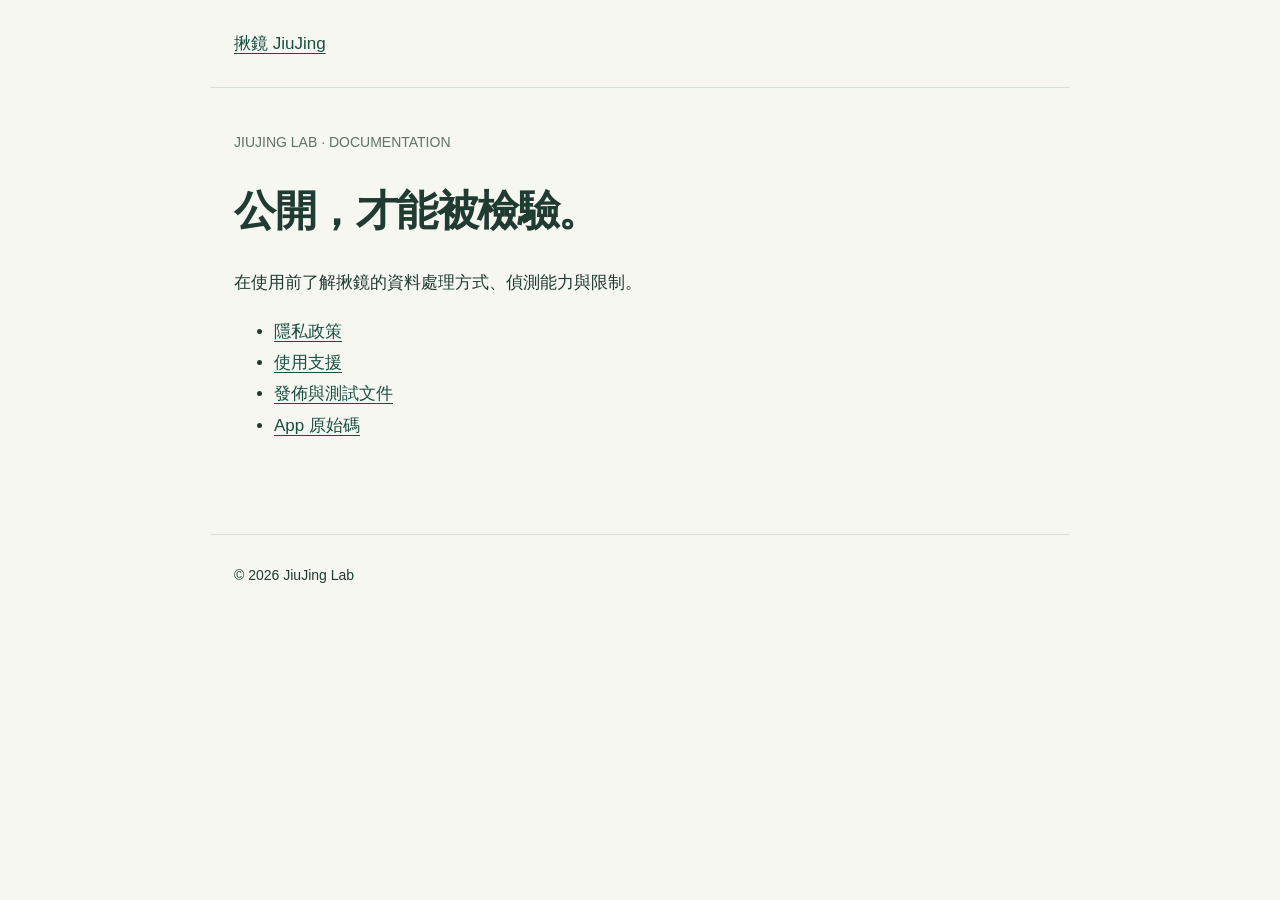
<file: index.html>
<!doctype html><html lang="zh-Hant"><head><meta charset="utf-8"><meta name="viewport" content="width=device-width,initial-scale=1"><title>文件｜揪鏡 JiuJing</title><link rel="stylesheet" href="style.css"></head><body><header><a href="https://jiujinglab.github.io/website/">揪鏡 JiuJing</a></header><main><p class="meta">JIUJING LAB · DOCUMENTATION</p><h1>公開，才能被檢驗。</h1><p>在使用前了解揪鏡的資料處理方式、偵測能力與限制。</p><ul><li><a href="privacy/">隱私政策</a></li><li><a href="support/">使用支援</a></li><li><a href="https://github.com/JiuJingLab/docs/tree/main/release">發佈與測試文件</a></li><li><a href="https://github.com/JiuJingLab/ios">App 原始碼</a></li></ul></main><footer>© 2026 JiuJing Lab</footer></body></html>
</file>
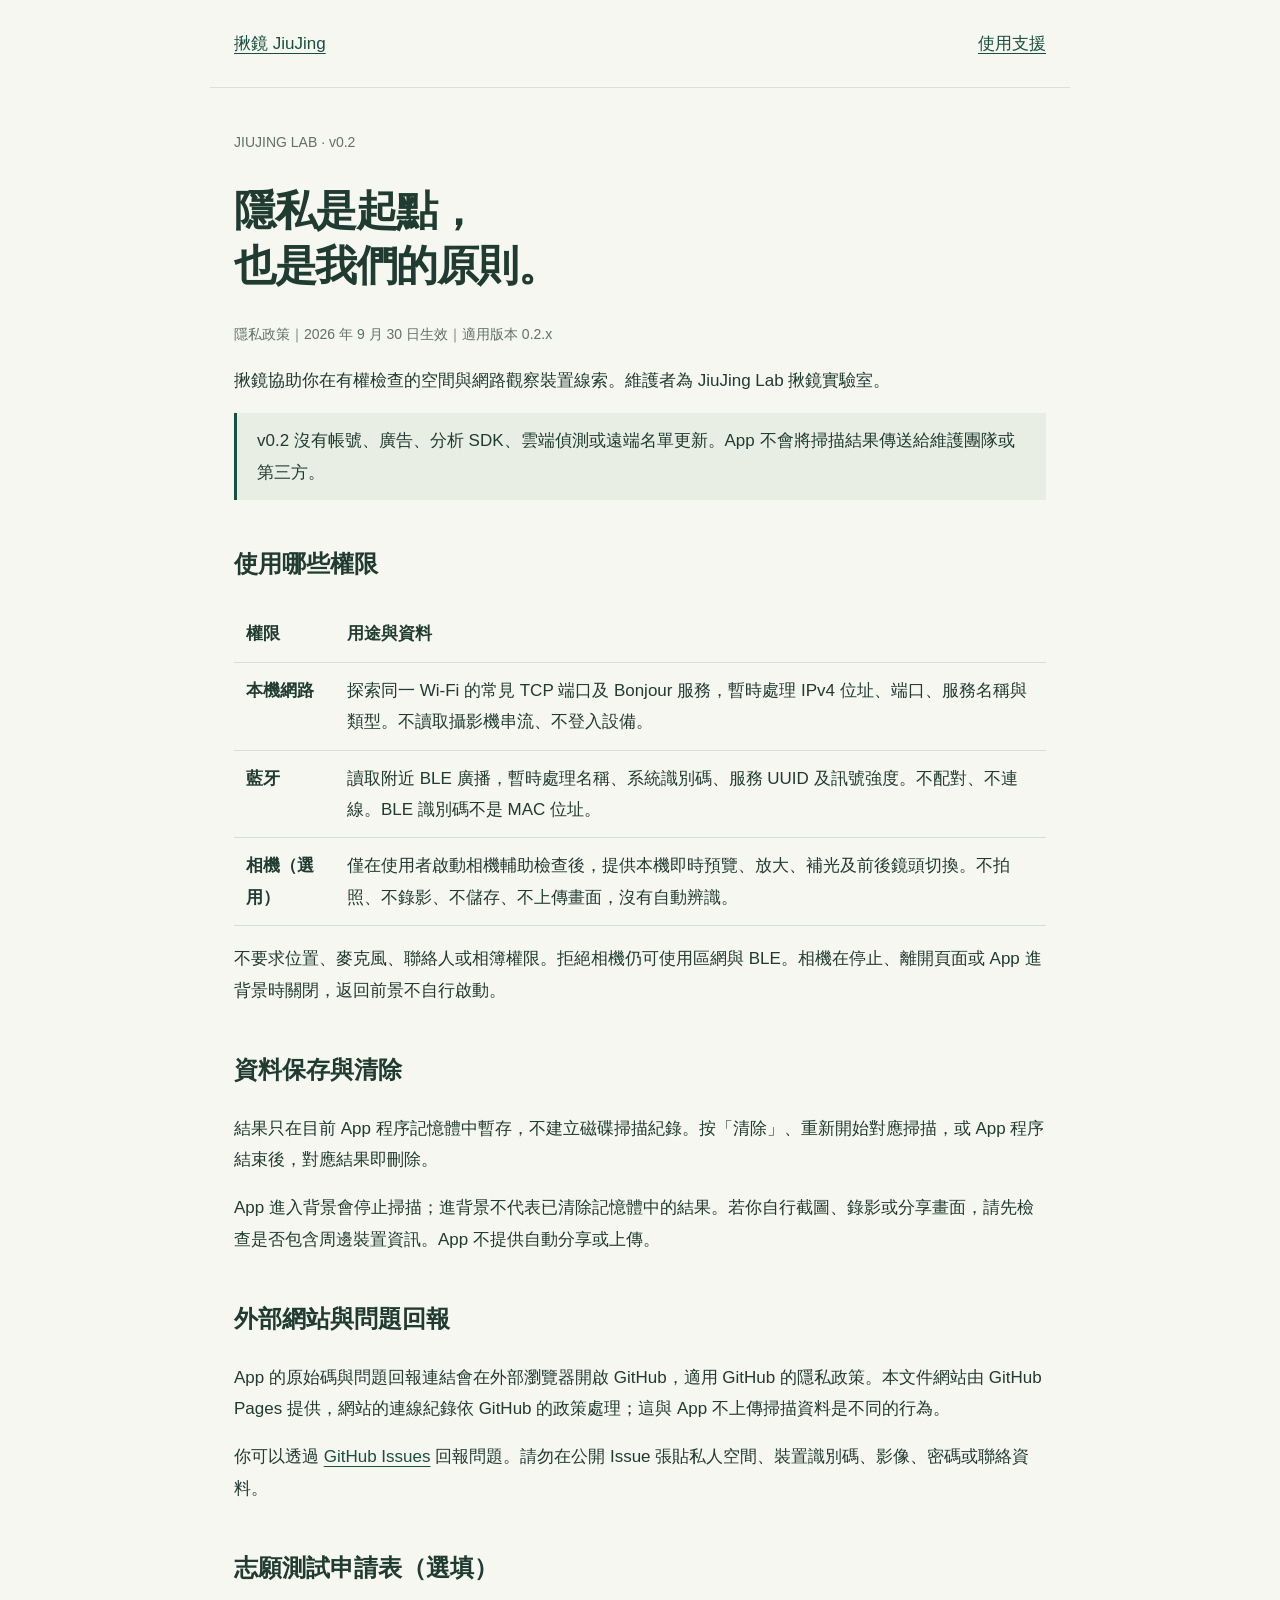
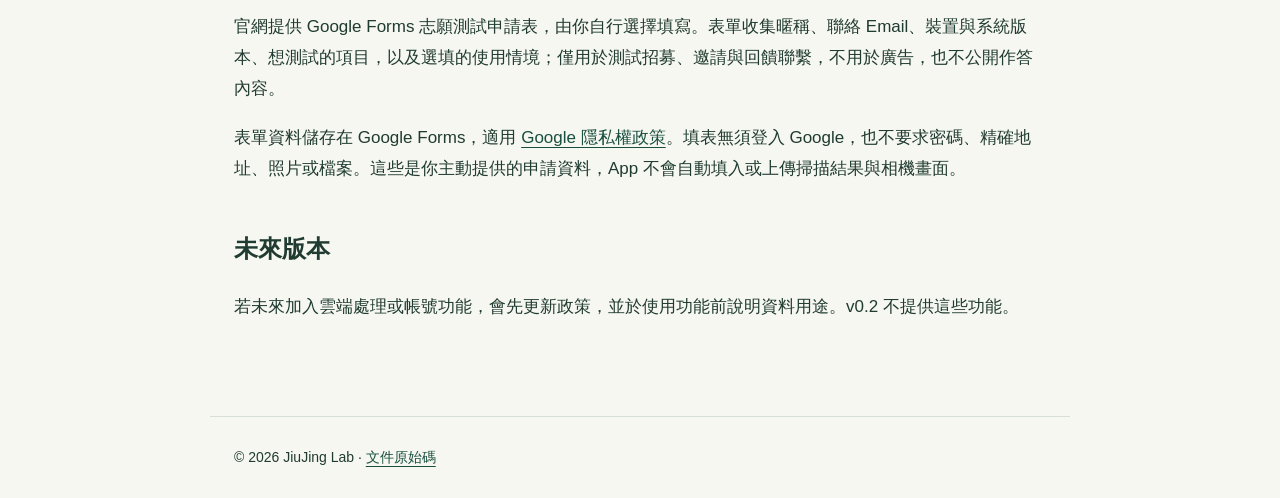
<file: privacy/index.html>
<!doctype html><html lang="zh-Hant"><head><meta charset="utf-8"><meta name="viewport" content="width=device-width,initial-scale=1"><title>隱私政策｜揪鏡 JiuJing</title><meta name="description" content="揪鏡 v0.2 的權限、資料處理及刪除政策。掃描結果僅在手機記憶體處理，不上傳。"><link rel="stylesheet" href="../style.css"></head><body><header><a href="https://jiujinglab.github.io/website/">揪鏡 JiuJing</a><a href="../support/">使用支援</a></header><main><p class="meta">JIUJING LAB · v0.2</p><h1>隱私是起點，<br>也是我們的原則。</h1><p class="meta">隱私政策｜2026 年 9 月 30 日生效｜適用版本 0.2.x</p><p>揪鏡協助你在有權檢查的空間與網路觀察裝置線索。維護者為 JiuJing Lab 揪鏡實驗室。</p><div class="note">v0.2 沒有帳號、廣告、分析 SDK、雲端偵測或遠端名單更新。App 不會將掃描結果傳送給維護團隊或第三方。</div><h2>使用哪些權限</h2><table><thead><tr><th>權限</th><th>用途與資料</th></tr></thead><tbody><tr><th>本機網路</th><td>探索同一 Wi-Fi 的常見 TCP 端口及 Bonjour 服務，暫時處理 IPv4 位址、端口、服務名稱與類型。不讀取攝影機串流、不登入設備。</td></tr><tr><th>藍牙</th><td>讀取附近 BLE 廣播，暫時處理名稱、系統識別碼、服務 UUID 及訊號強度。不配對、不連線。BLE 識別碼不是 MAC 位址。</td></tr><tr><th>相機（選用）</th><td>僅在使用者啟動相機輔助檢查後，提供本機即時預覽、放大、補光及前後鏡頭切換。不拍照、不錄影、不儲存、不上傳畫面，沒有自動辨識。</td></tr></tbody></table><p>不要求位置、麥克風、聯絡人或相簿權限。拒絕相機仍可使用區網與 BLE。相機在停止、離開頁面或 App 進背景時關閉，返回前景不自行啟動。</p><h2>資料保存與清除</h2><p>結果只在目前 App 程序記憶體中暫存，不建立磁碟掃描紀錄。按「清除」、重新開始對應掃描，或 App 程序結束後，對應結果即刪除。</p><p>App 進入背景會停止掃描；進背景不代表已清除記憶體中的結果。若你自行截圖、錄影或分享畫面，請先檢查是否包含周邊裝置資訊。App 不提供自動分享或上傳。</p><h2>外部網站與問題回報</h2><p>App 的原始碼與問題回報連結會在外部瀏覽器開啟 GitHub，適用 GitHub 的隱私政策。本文件網站由 GitHub Pages 提供，網站的連線紀錄依 GitHub 的政策處理；這與 App 不上傳掃描資料是不同的行為。</p><p>你可以透過 <a href="https://github.com/JiuJingLab/ios/issues">GitHub Issues</a> 回報問題。請勿在公開 Issue 張貼私人空間、裝置識別碼、影像、密碼或聯絡資料。</p><h2>志願測試申請表（選填）</h2><p>官網提供 Google Forms 志願測試申請表，由你自行選擇填寫。表單收集暱稱、聯絡 Email、裝置與系統版本、想測試的項目，以及選填的使用情境；僅用於測試招募、邀請與回饋聯繫，不用於廣告，也不公開作答內容。</p><p>表單資料儲存在 Google Forms，適用 <a href="https://policies.google.com/privacy">Google 隱私權政策</a>。填表無須登入 Google，也不要求密碼、精確地址、照片或檔案。這些是你主動提供的申請資料，App 不會自動填入或上傳掃描結果與相機畫面。</p><h2>未來版本</h2><p>若未來加入雲端處理或帳號功能，會先更新政策，並於使用功能前說明資料用途。v0.2 不提供這些功能。</p></main><footer>© 2026 JiuJing Lab · <a href="https://github.com/JiuJingLab/docs">文件原始碼</a></footer></body></html>
</file>
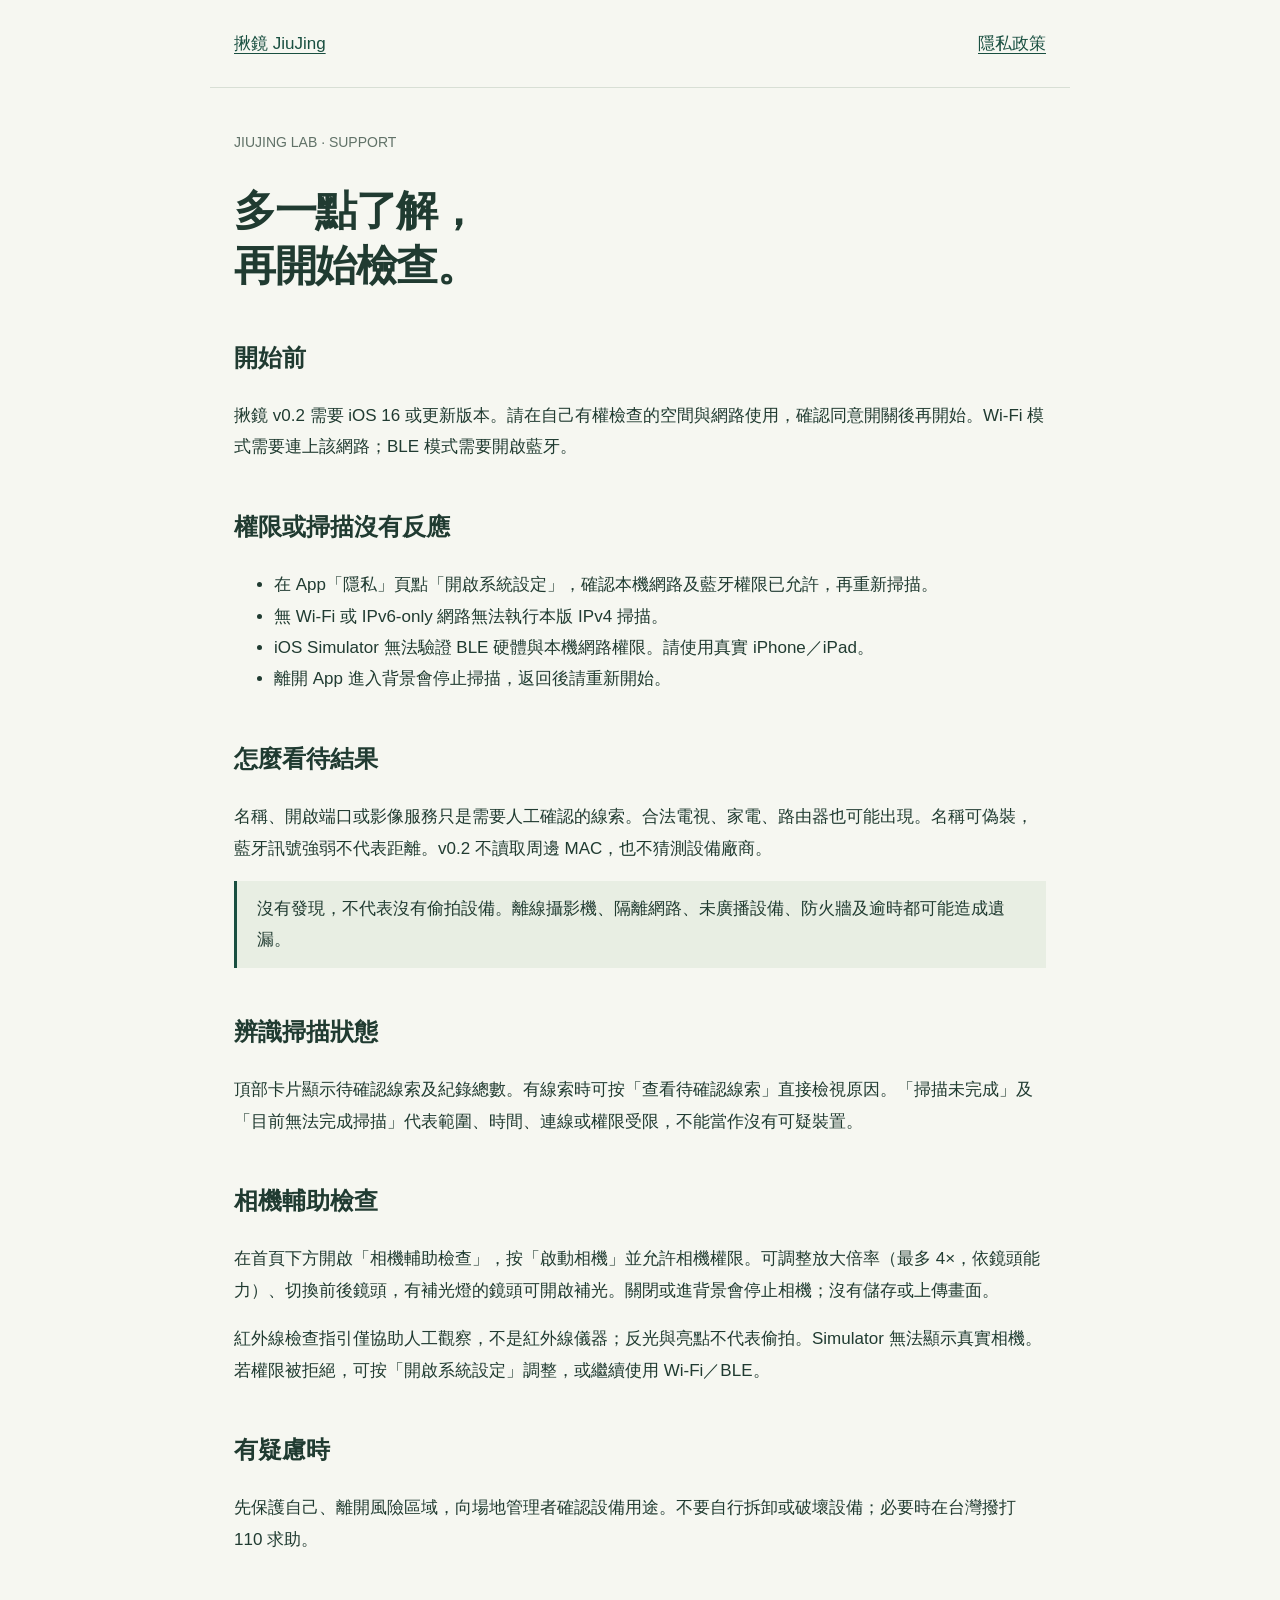
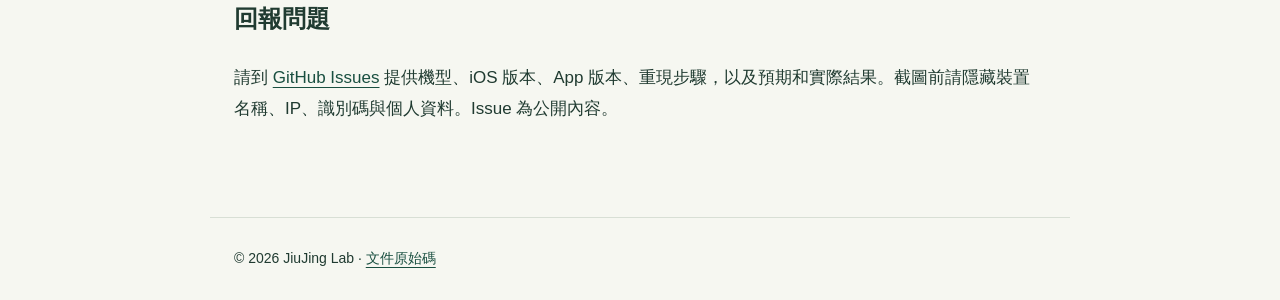
<file: support/index.html>
<!doctype html><html lang="zh-Hant"><head><meta charset="utf-8"><meta name="viewport" content="width=device-width,initial-scale=1"><title>使用支援｜揪鏡 JiuJing</title><meta name="description" content="揪鏡 v0.2 使用方式、權限疑難排解及問題回報。"><link rel="stylesheet" href="../style.css"></head><body><header><a href="https://jiujinglab.github.io/website/">揪鏡 JiuJing</a><a href="../privacy/">隱私政策</a></header><main><p class="meta">JIUJING LAB · SUPPORT</p><h1>多一點了解，<br>再開始檢查。</h1><h2>開始前</h2><p>揪鏡 v0.2 需要 iOS 16 或更新版本。請在自己有權檢查的空間與網路使用，確認同意開關後再開始。Wi-Fi 模式需要連上該網路；BLE 模式需要開啟藍牙。</p><h2>權限或掃描沒有反應</h2><ul><li>在 App「隱私」頁點「開啟系統設定」，確認本機網路及藍牙權限已允許，再重新掃描。</li><li>無 Wi-Fi 或 IPv6-only 網路無法執行本版 IPv4 掃描。</li><li>iOS Simulator 無法驗證 BLE 硬體與本機網路權限。請使用真實 iPhone／iPad。</li><li>離開 App 進入背景會停止掃描，返回後請重新開始。</li></ul><h2>怎麼看待結果</h2><p>名稱、開啟端口或影像服務只是需要人工確認的線索。合法電視、家電、路由器也可能出現。名稱可偽裝，藍牙訊號強弱不代表距離。v0.2 不讀取周邊 MAC，也不猜測設備廠商。</p><div class="note">沒有發現，不代表沒有偷拍設備。離線攝影機、隔離網路、未廣播設備、防火牆及逾時都可能造成遺漏。</div><h2>辨識掃描狀態</h2><p>頂部卡片顯示待確認線索及紀錄總數。有線索時可按「查看待確認線索」直接檢視原因。「掃描未完成」及「目前無法完成掃描」代表範圍、時間、連線或權限受限，不能當作沒有可疑裝置。</p><h2>相機輔助檢查</h2><p>在首頁下方開啟「相機輔助檢查」，按「啟動相機」並允許相機權限。可調整放大倍率（最多 4×，依鏡頭能力）、切換前後鏡頭，有補光燈的鏡頭可開啟補光。關閉或進背景會停止相機；沒有儲存或上傳畫面。</p><p>紅外線檢查指引僅協助人工觀察，不是紅外線儀器；反光與亮點不代表偷拍。Simulator 無法顯示真實相機。若權限被拒絕，可按「開啟系統設定」調整，或繼續使用 Wi-Fi／BLE。</p><h2>有疑慮時</h2><p>先保護自己、離開風險區域，向場地管理者確認設備用途。不要自行拆卸或破壞設備；必要時在台灣撥打 110 求助。</p><h2>回報問題</h2><p>請到 <a href="https://github.com/JiuJingLab/ios/issues/new">GitHub Issues</a> 提供機型、iOS 版本、App 版本、重現步驟，以及預期和實際結果。截圖前請隱藏裝置名稱、IP、識別碼與個人資料。Issue 為公開內容。</p></main><footer>© 2026 JiuJing Lab · <a href="https://github.com/JiuJingLab/docs">文件原始碼</a></footer></body></html>
</file>
<file: style.css>
:root{color-scheme:light;--green:#194f40;--paper:#f6f7f1}*{box-sizing:border-box}body{margin:0;background:var(--paper);color:#203b31;font:17px/1.85 -apple-system,BlinkMacSystemFont,'Noto Sans TC',sans-serif}header,main,footer{max-width:860px;margin:auto;padding:28px 24px}header{display:flex;justify-content:space-between;gap:16px;border-bottom:1px solid #d8dfd5}a{color:var(--green);text-underline-offset:4px}h1{font-size:42px;letter-spacing:-1.5px;line-height:1.3}h2{font-size:24px;margin-top:42px}.meta{font-size:14px;color:#617268}.note{border-left:3px solid var(--green);padding:12px 20px;background:#e8eee3}table{width:100%;border-collapse:collapse}th,td{text-align:left;padding:12px;border-bottom:1px solid #d8dfd5;vertical-align:top}footer{margin-top:48px;border-top:1px solid #d8dfd5;font-size:14px}a:focus-visible{outline:3px solid #bd9854;outline-offset:5px}@media(max-width:600px){h1{font-size:34px}table,tbody,tr,td,th{display:block}thead{display:none}td{padding:8px 0}}
</file>
